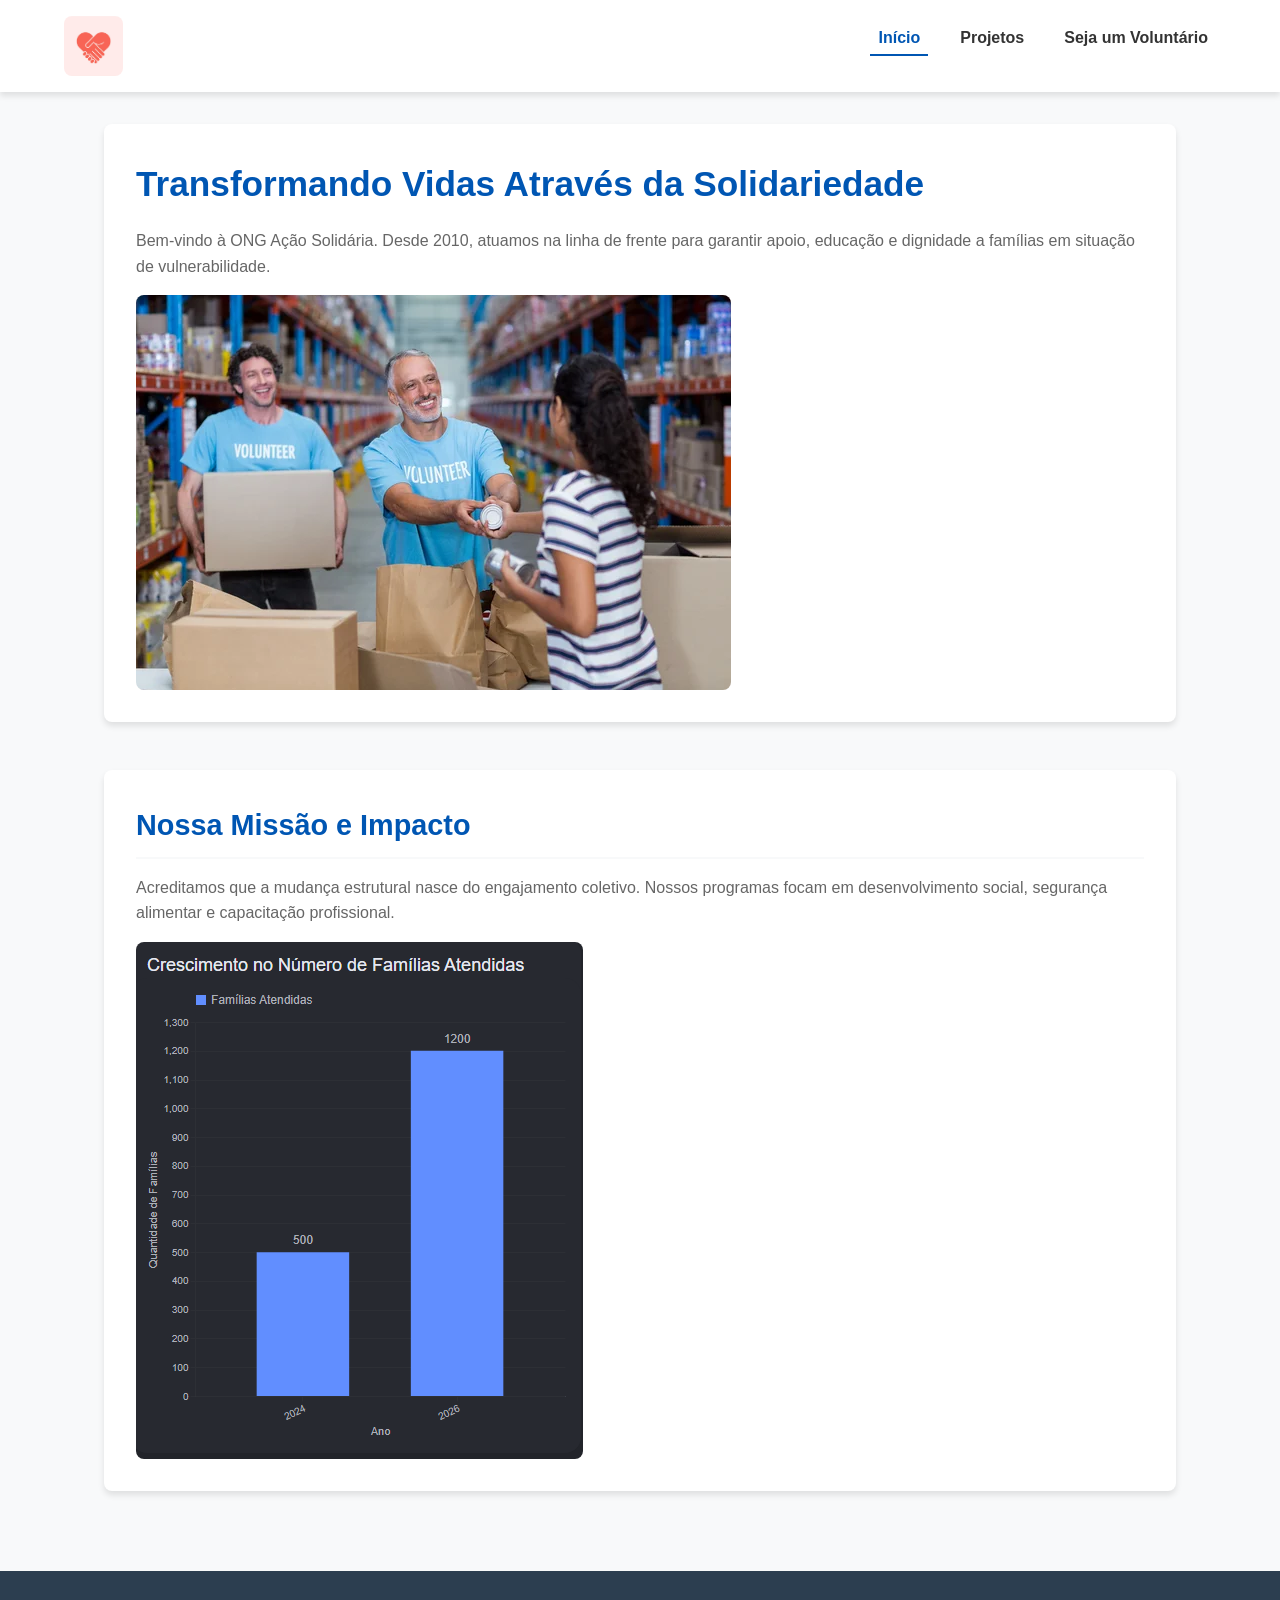
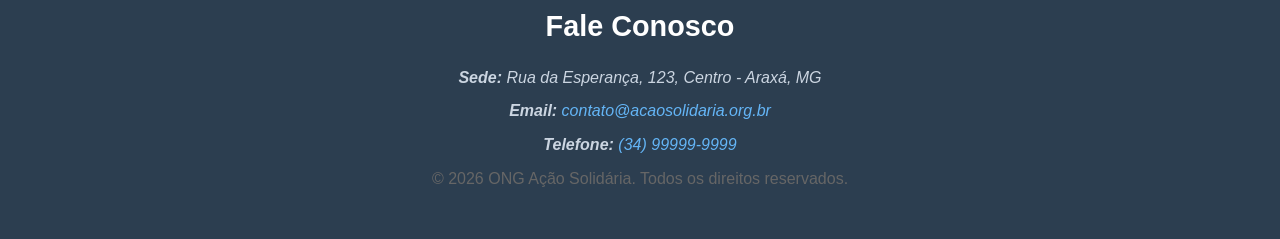
<file: index.html>
<!DOCTYPE html>
<html lang="pt-BR">

<head>
  <meta charset="UTF-8">
  <meta name="viewport" content="width=device-width, initial-scale=1.0">
  <link rel="stylesheet" href="style.css">
  <title>Início | ONG Ação Solidária</title>
  <meta name="description"
    content="ONG Ação Solidária: Transformando vidas através da solidariedade e desenvolvimento social.">
</head>

<body>

  <header>
    <img src="img/Logo.png" alt="Logotipo da ONG Ação Solidária, com mãos unidas em formato de coração" />
    <nav aria-label="Navegação principal">
      <ul>
        <li><a href="index.html" aria-current="page">Início</a></li>
        <li><a href="projetos.html">Projetos</a></li>
        <li><a href="cadastro.html">Seja um Voluntário</a></li>
      </ul>
    </nav>
  </header>

  <main>
    <section id="apresentacao">
      <h1>Transformando Vidas Através da Solidariedade</h1>
      <p>Bem-vindo à ONG Ação Solidária. Desde 2010, atuamos na linha de frente para garantir apoio, educação e
        dignidade a famílias em situação de vulnerabilidade.</p>
      <img src="img/voluntarios.png"
        alt="Equipe de voluntários com camisetas azuis sorrindo enquanto entregam cestas básicas para moradores da comunidade"
        loading="lazy" />
    </section>

    <section id="missao-valores">
      <h2>Nossa Missão e Impacto</h2>
      <p>Acreditamos que a mudança estrutural nasce do engajamento coletivo. Nossos programas focam em desenvolvimento
        social, segurança alimentar e capacitação profissional.</p>
      <img src="img/grafico.png"
        alt="Gráfico de barras mostrando o crescimento no número de famílias atendidas, passando de 500 em 2024 para 1200 em 2026"
        loading="lazy" />
    </section>
  </main>

  <footer>
    <h2>Fale Conosco</h2>
    <address>
      <p><strong>Sede:</strong> Rua da Esperança, 123, Centro - Araxá, MG</p>
      <p><strong>Email:</strong> <a href="mailto:contato@acaosolidaria.org.br">contato@acaosolidaria.org.br</a></p>
      <p><strong>Telefone:</strong> <a href="tel:+5534999999999">(34) 99999-9999</a></p>
    </address>
    <p>&copy; 2026 ONG Ação Solidária. Todos os direitos reservados.</p>
  </footer>

</body>

</html>
</file>
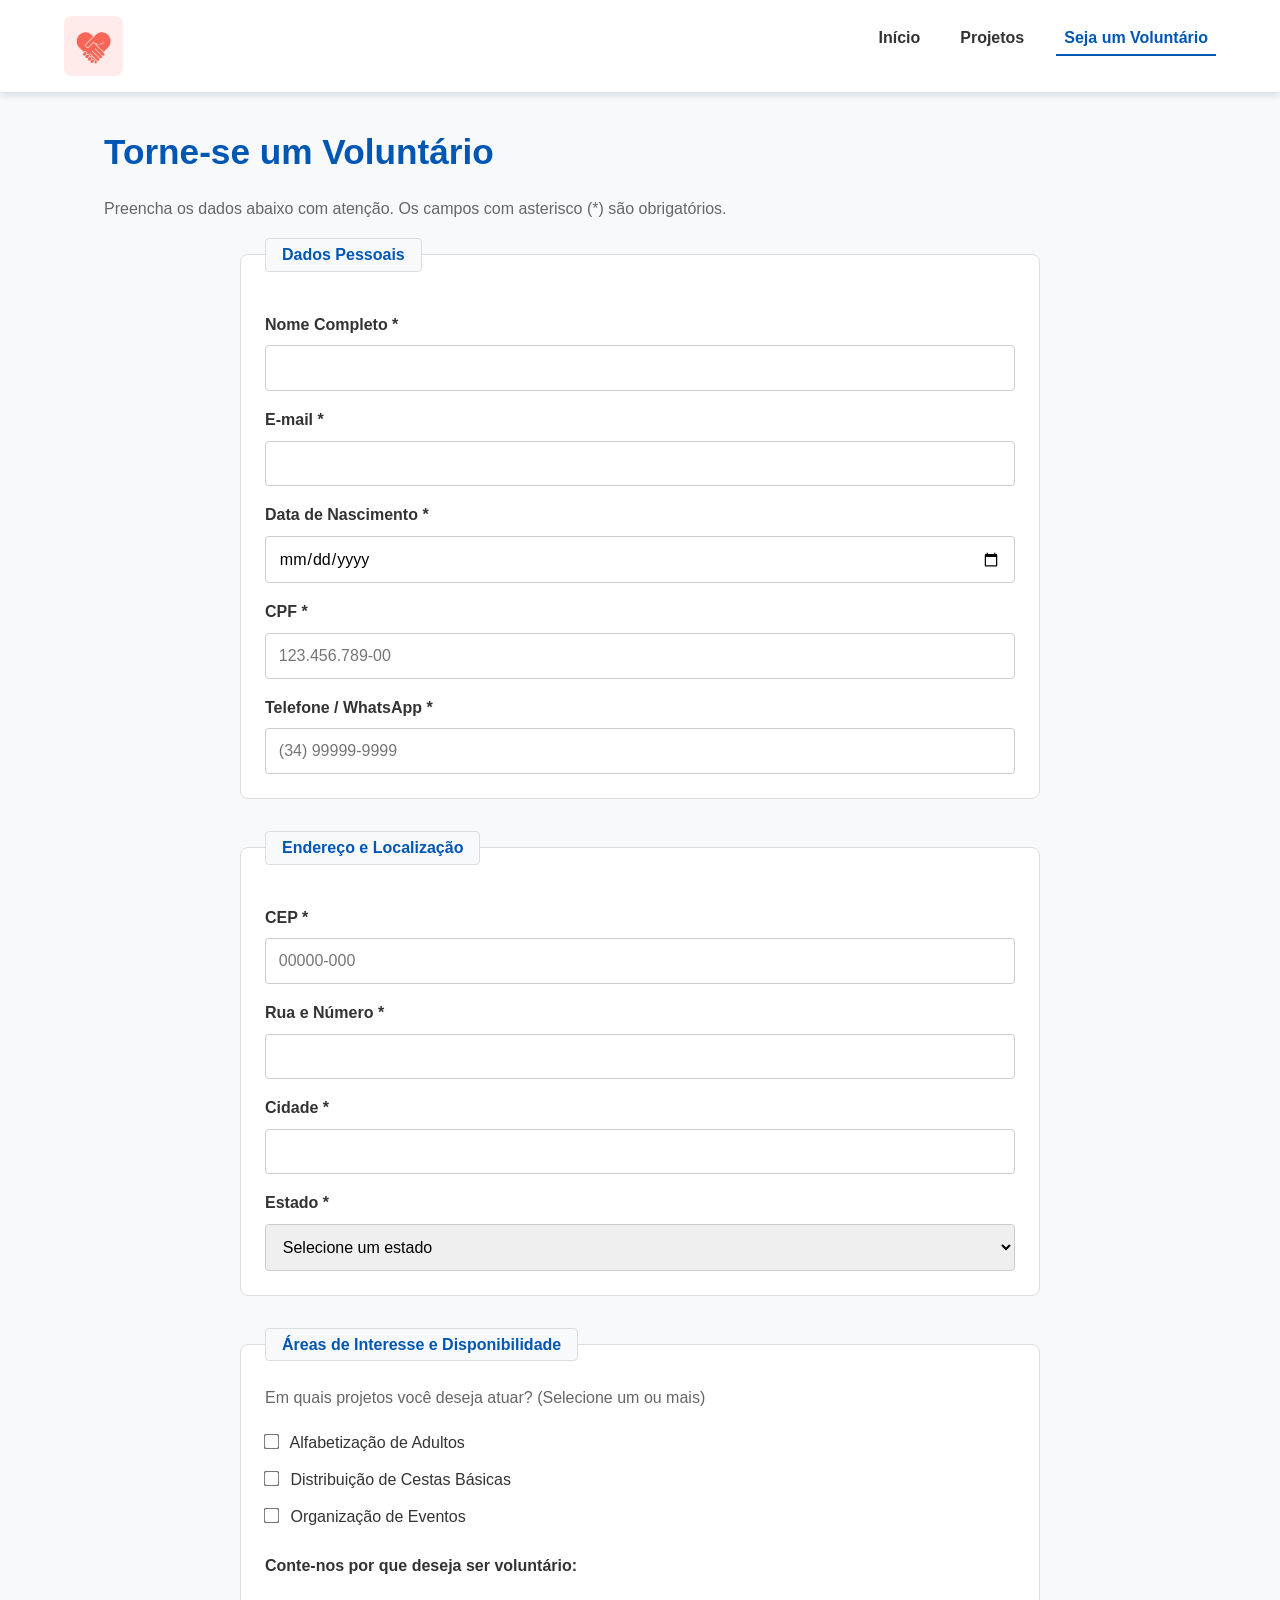
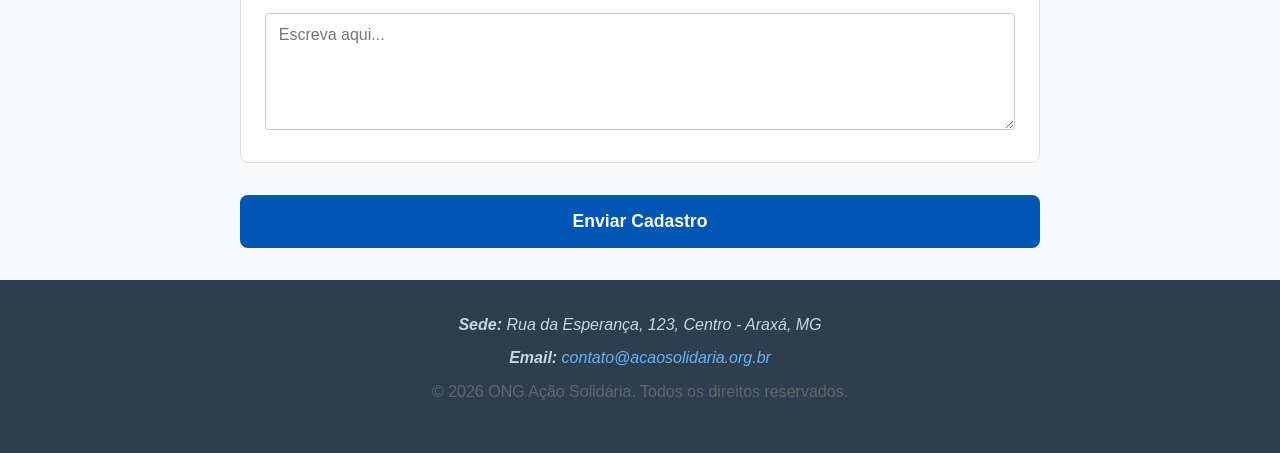
<file: cadastro.html>
<!DOCTYPE html>
<html lang="pt-BR">
<head>
    <meta charset="UTF-8">
    <meta name="viewport" content="width=device-width, initial-scale=1.0">
    <link rel="stylesheet" href="style.css">
    <title>Cadastro de Voluntário | ONG Ação Solidária</title>
</head>
<body>

    <header>
        <img src="img/Logo.png" alt="Logotipo da ONG Ação Solidária, com mãos unidas em formato de coração" />
        <nav aria-label="Navegação principal">
            <ul>
                <li><a href="index.html">Início</a></li>
                <li><a href="projetos.html">Projetos</a></li>
                <li><a href="cadastro.html" aria-current="page">Seja um Voluntário</a></li>
            </ul>
        </nav>
    </header>

    <main>
        <h1>Torne-se um Voluntário</h1>
        <p>Preencha os dados abaixo com atenção. Os campos com asterisco (*) são obrigatórios.</p>

        <form action="/enviar-cadastro" method="POST">
            
            <!-- Bloco 1: Dados Pessoais -->
            <fieldset>
                <legend>Dados Pessoais</legend>
                
                <label for="nome">Nome Completo *</label>
                <input type="text" id="nome" name="nome" required />

                <label for="email">E-mail *</label>
                <input type="email" id="email" name="email" required />

                <label for="data-nascimento">Data de Nascimento *</label>
                <input type="date" id="data-nascimento" name="data-nascimento" required />

                <!-- Validação de CPF -->
                <label for="cpf">CPF *</label>
                <input type="text" id="cpf" name="cpf" 
                       pattern="\d{3}\.\d{3}\.\d{3}-\d{2}" maxlength="14" 
                       title="Formato exigido: xxx.xxx.xxx-xx" 
                       placeholder="123.456.789-00" required />

                <!-- Validação de Telefone -->
                <label for="telefone">Telefone / WhatsApp *</label>
                <input type="tel" id="telefone" name="telefone" 
                       pattern="\(\d{2}\)\s\d{4,5}-\d{4}" maxlength="15" 
                       title="Formato exigido: (xx) xxxxx-xxxx" 
                       placeholder="(34) 99999-9999" required />
            </fieldset>

            <!-- Bloco 2: Localização -->
            <fieldset>
                <legend>Endereço e Localização</legend>

                <!-- Validação de CEP -->
                <label for="cep">CEP *</label>
                <input type="text" id="cep" name="cep" 
                       pattern="\d{5}-\d{3}" maxlength="9" 
                       title="Formato exigido: xxxxx-xxx" 
                       placeholder="00000-000" required />

                <label for="endereco">Rua e Número *</label>
                <input type="text" id="endereco" name="endereco" required />

                <label for="cidade">Cidade *</label>
                <input type="text" id="cidade" name="cidade" required />

                <label for="estado">Estado *</label>
                <select id="estado" name="estado" required>
                    <option value="" disabled selected>Selecione um estado</option>
                    <option value="MG">Minas Gerais (MG)</option>
                    <option value="SP">São Paulo (SP)</option>
                    <option value="RJ">Rio de Janeiro (RJ)</option>
                    <!-- Demais estados ocultados para brevidade -->
                </select>
            </fieldset>

            <!-- Bloco 3: Disponibilidade -->
            <fieldset>
                <legend>Áreas de Interesse e Disponibilidade</legend>

                <p>Em quais projetos você deseja atuar? (Selecione um ou mais)</p>
                <label><input type="checkbox" name="interesse" value="alfabetizacao"> Alfabetização de Adultos</label><br>
                <label><input type="checkbox" name="interesse" value="cestas"> Distribuição de Cestas Básicas</label><br>
                <label><input type="checkbox" name="interesse" value="eventos"> Organização de Eventos</label><br>

                <label for="motivacao">Conte-nos por que deseja ser voluntário:</label><br>
                <textarea id="motivacao" name="motivacao" rows="5" cols="40" placeholder="Escreva aqui..."></textarea>
            </fieldset>

            <button type="submit">Enviar Cadastro</button>
        </form>
    </main>

    <footer>
        <address>
            <p><strong>Sede:</strong> Rua da Esperança, 123, Centro - Araxá, MG</p>
            <p><strong>Email:</strong> <a href="mailto:contato@acaosolidaria.org.br">contato@acaosolidaria.org.br</a></p>
        </address>
        <p>&copy; 2026 ONG Ação Solidária. Todos os direitos reservados.</p>
    </footer>

</body>
</html>
</file>
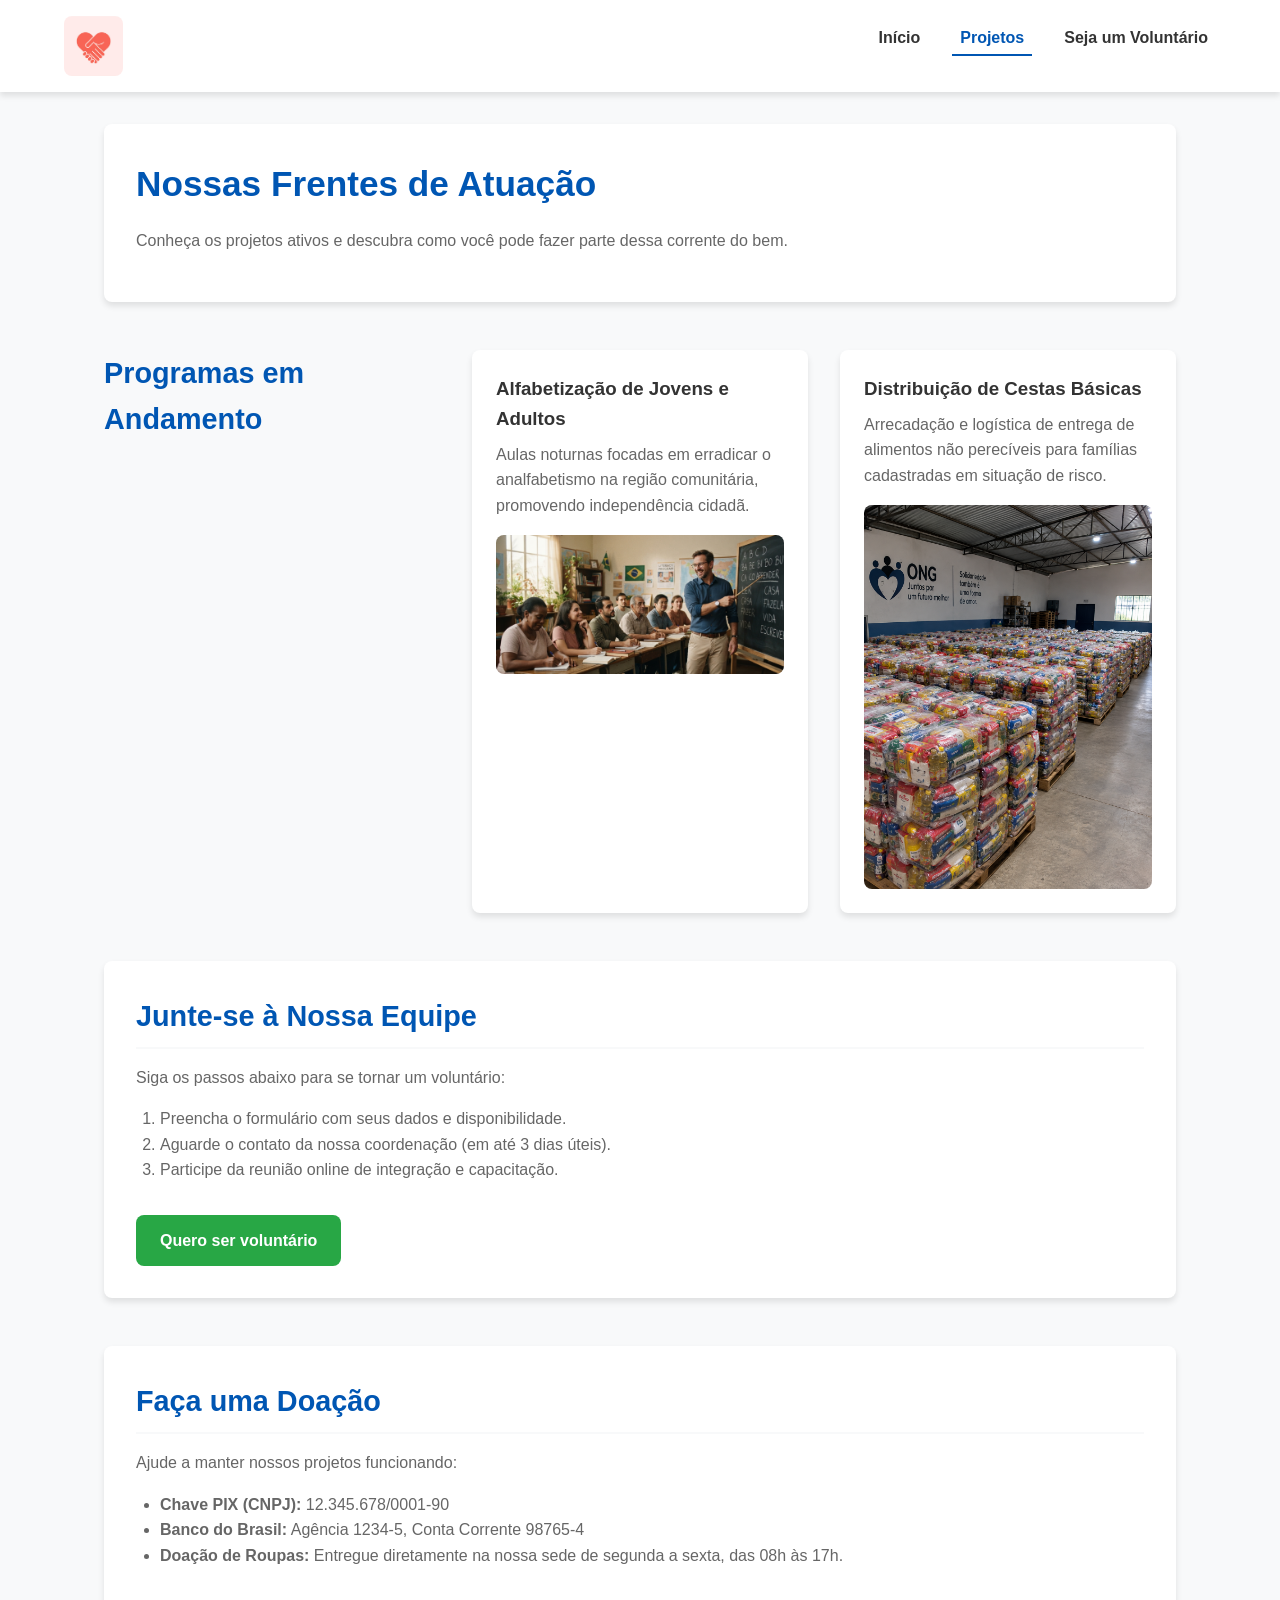
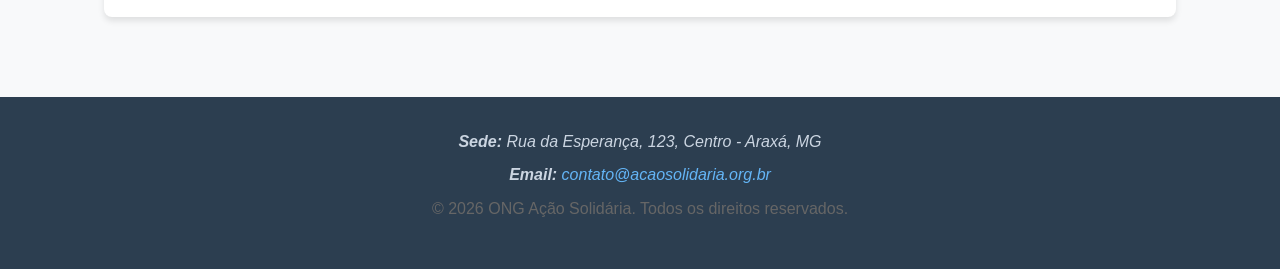
<file: projetos.html>
<!DOCTYPE html>
<html lang="pt-BR">
<head>
    <meta charset="UTF-8">
    <meta name="viewport" content="width=device-width, initial-scale=1.0">
    <link rel="stylesheet" href="style.css">
    <title>Projetos e Doações | ONG Ação Solidária</title>
</head>
<body>

    <header>
        <img src="img/Logo.png" alt="Logotipo da ONG Ação Solidária, com mãos unidas em formato de coração" />
        <nav aria-label="Navegação principal">
            <ul>
                <li><a href="index.html">Início</a></li>
                <li><a href="projetos.html" aria-current="page">Projetos</a></li>
                <li><a href="cadastro.html">Seja um Voluntário</a></li>
            </ul>
        </nav>
    </header>

    <main>
        <section id="introducao">
            <h1>Nossas Frentes de Atuação</h1>
            <p>Conheça os projetos ativos e descubra como você pode fazer parte dessa corrente do bem.</p>
        </section>

        <section id="vitrine-projetos">
            <h2>Programas em Andamento</h2>
            
            <article>
                <h3>Alfabetização de Jovens e Adultos</h3>
                <p>Aulas noturnas focadas em erradicar o analfabetismo na região comunitária, promovendo independência cidadã.</p>
                <img src="img/professor.png" alt="Professor voluntário ensinando a ler no quadro negro para uma turma de adultos atentos" loading="lazy" />
            </article>

            <article>
                <h3>Distribuição de Cestas Básicas</h3>
                <p>Arrecadação e logística de entrega de alimentos não perecíveis para famílias cadastradas em situação de risco.</p>
                <img src="img/cestas.png" alt="Pilhas de cestas básicas organizadas no galpão da ONG prontas para distribuição" loading="lazy" />
            </article>
        </section>

        <section id="trilha-voluntariado">
            <h2>Junte-se à Nossa Equipe</h2>
            <p>Siga os passos abaixo para se tornar um voluntário:</p>
            <ol>
                <li>Preencha o formulário com seus dados e disponibilidade.</li>
                <li>Aguarde o contato da nossa coordenação (em até 3 dias úteis).</li>
                <li>Participe da reunião online de integração e capacitação.</li>
            </ol>
            <a href="cadastro.html" class="cta-button">Quero ser voluntário</a>
        </section>

        <aside id="modulo-doacoes">
            <h2>Faça uma Doação</h2>
            <p>Ajude a manter nossos projetos funcionando:</p>
            <ul>
                <li><strong>Chave PIX (CNPJ):</strong> 12.345.678/0001-90</li>
                <li><strong>Banco do Brasil:</strong> Agência 1234-5, Conta Corrente 98765-4</li>
                <li><strong>Doação de Roupas:</strong> Entregue diretamente na nossa sede de segunda a sexta, das 08h às 17h.</li>
            </ul>
        </aside>
    </main>

    <footer>
        <address>
            <p><strong>Sede:</strong> Rua da Esperança, 123, Centro - Araxá, MG</p>
            <p><strong>Email:</strong> <a href="mailto:contato@acaosolidaria.org.br">contato@acaosolidaria.org.br</a></p>
        </address>
        <p>&copy; 2026 ONG Ação Solidária. Todos os direitos reservados.</p>
    </footer>

</body>
</html>
</file>
<file: style.css>
/* ==========================================================================
   1. Variáveis e Reset Global
   ========================================================================== */
:root {
    --primary-color: #0056b3; /* Azul confiança */
    --secondary-color: #28a745; /* Verde esperança/ação */
    --bg-color: #f8f9fa; /* Fundo cinza muito claro */
    --text-color: #333333; /* Texto principal */
    --text-light: #666666; /* Texto secundário */
    --white: #ffffff;
    --border-radius: 8px;
    --box-shadow: 0 4px 6px rgba(0, 0, 0, 0.1);
}

* {
    margin: 0;
    padding: 0;
    box-sizing: border-box;
}

body {
    font-family: 'Segoe UI', Tahoma, Geneva, Verdana, sans-serif;
    background-color: var(--bg-color);
    color: var(--text-color);
    line-height: 1.6;
    display: flex;
    flex-direction: column;
    min-height: 100vh;
}

img {
    max-width: 100%;
    height: auto;
    display: block;
    border-radius: var(--border-radius);
}

/* ==========================================================================
   2. Cabeçalho e Navegação (Header & Nav)
   ========================================================================== */
header {
    background-color: var(--white);
    box-shadow: var(--box-shadow);
    padding: 1rem 5%;
    display: flex;
    justify-content: space-between;
    align-items: center;
    position: sticky;
    top: 0;
    z-index: 100;
}

header img {
    max-height: 60px; /* Ajuste para o tamanho do logotipo */
}

nav ul {
    list-style: none;
    display: flex;
    gap: 1.5rem;
}

nav a {
    text-decoration: none;
    color: var(--text-color);
    font-weight: 600;
    transition: color 0.3s ease;
    padding: 0.5rem;
}

nav a:hover, nav a[aria-current="page"] {
    color: var(--primary-color);
    border-bottom: 2px solid var(--primary-color);
}

/* ==========================================================================
   3. Estrutura Principal (Main e Sections)
   ========================================================================== */
main {
    flex: 1;
    width: 100%;
    max-width: 1200px;
    margin: 0 auto;
    padding: 2rem 5%;
}

section, aside {
    margin-bottom: 3rem;
    background: var(--white);
    padding: 2rem;
    border-radius: var(--border-radius);
    box-shadow: var(--box-shadow);
}

h1 {
    color: var(--primary-color);
    margin-bottom: 1rem;
    font-size: 2.2rem;
}

h2 {
    color: var(--primary-color);
    margin-bottom: 1rem;
    font-size: 1.8rem;
    border-bottom: 2px solid var(--bg-color);
    padding-bottom: 0.5rem;
}

h3 {
    color: var(--text-color);
    margin-bottom: 0.5rem;
}

p, ol, ul {
    margin-bottom: 1rem;
    color: var(--text-light);
}

/* ==========================================================================
   4. Componentes Específicos (Cards de Projetos e Doações)
   ========================================================================== */
#vitrine-projetos {
    display: grid;
    grid-template-columns: repeat(auto-fit, minmax(300px, 1fr));
    gap: 2rem;
    background: transparent;
    box-shadow: none;
    padding: 0;
}

article {
    background: var(--white);
    padding: 1.5rem;
    border-radius: var(--border-radius);
    box-shadow: var(--box-shadow);
    transition: transform 0.3s ease;
}

article:hover {
    transform: translateY(-5px);
}

article img {
    margin-top: 1rem;
}

ol, ul {
    padding-left: 1.5rem;
}

/* Botão de Call to Action (Links que parecem botões) */
.cta-button {
    display: inline-block;
    background-color: var(--secondary-color);
    color: var(--white);
    padding: 0.8rem 1.5rem;
    text-decoration: none;
    border-radius: var(--border-radius);
    font-weight: bold;
    margin-top: 1rem;
    transition: background-color 0.3s ease;
}

.cta-button:hover {
    background-color: #218838;
}

/* ==========================================================================
   5. Formulários (Cadastro)
   ========================================================================== */
form {
    max-width: 800px;
    margin: 0 auto;
}

fieldset {
    border: 1px solid #ddd;
    border-radius: var(--border-radius);
    padding: 1.5rem;
    margin-bottom: 2rem;
    background-color: var(--white);
}

legend {
    font-weight: bold;
    color: var(--primary-color);
    background: var(--bg-color);
    padding: 0.2rem 1rem;
    border-radius: 4px;
    border: 1px solid #ddd;
}

label {
    display: block;
    font-weight: 600;
    margin-bottom: 0.5rem;
    margin-top: 1rem;
    color: var(--text-color);
}

/* Estilo para inputs de texto, email, date, tel e select */
input[type="text"],
input[type="email"],
input[type="date"],
input[type="tel"],
select,
textarea {
    width: 100%;
    padding: 0.8rem;
    border: 1px solid #ccc;
    border-radius: 4px;
    font-family: inherit;
    font-size: 1rem;
    transition: border-color 0.3s ease;
}

/* Foco acessível */
input:focus, select:focus, textarea:focus {
    outline: none;
    border-color: var(--primary-color);
    box-shadow: 0 0 0 3px rgba(0, 86, 179, 0.2);
}

/* Checkboxes (mantém o layout em linha) */
input[type="checkbox"] {
    width: auto;
    margin-right: 0.5rem;
    transform: scale(1.2);
}

label:has(input[type="checkbox"]) {
    display: inline-block;
    margin-top: 0.2rem;
    font-weight: normal;
}

/* Botão de Submit */
button[type="submit"] {
    background-color: var(--primary-color);
    color: var(--white);
    border: none;
    padding: 1rem 2rem;
    font-size: 1.1rem;
    font-weight: bold;
    border-radius: var(--border-radius);
    cursor: pointer;
    width: 100%;
    transition: background-color 0.3s ease;
}

button[type="submit"]:hover {
    background-color: #004494;
}

/* ==========================================================================
   6. Rodapé (Footer)
   ========================================================================== */
footer {
    background-color: #2c3e50;
    color: var(--white);
    text-align: center;
    padding: 2rem 5%;
    margin-top: auto;
}

footer h2 {
    color: var(--white);
    border-bottom: none;
    margin-bottom: 0.5rem;
}

footer address p {
    color: #cbd5e1;
    margin-bottom: 0.5rem;
}

footer a {
    color: #64b5f6;
    text-decoration: none;
}

footer a:hover {
    text-decoration: underline;
}

/* ==========================================================================
   7. Responsividade (Mobile First -> Adaptações para Telas Menores)
   ========================================================================== */
@media (max-width: 768px) {
    header {
        flex-direction: column;
        gap: 1rem;
    }
    
    nav ul {
        flex-wrap: wrap;
        justify-content: center;
    }
    
    section, aside, article, fieldset {
        padding: 1rem;
    }
}
</file>
